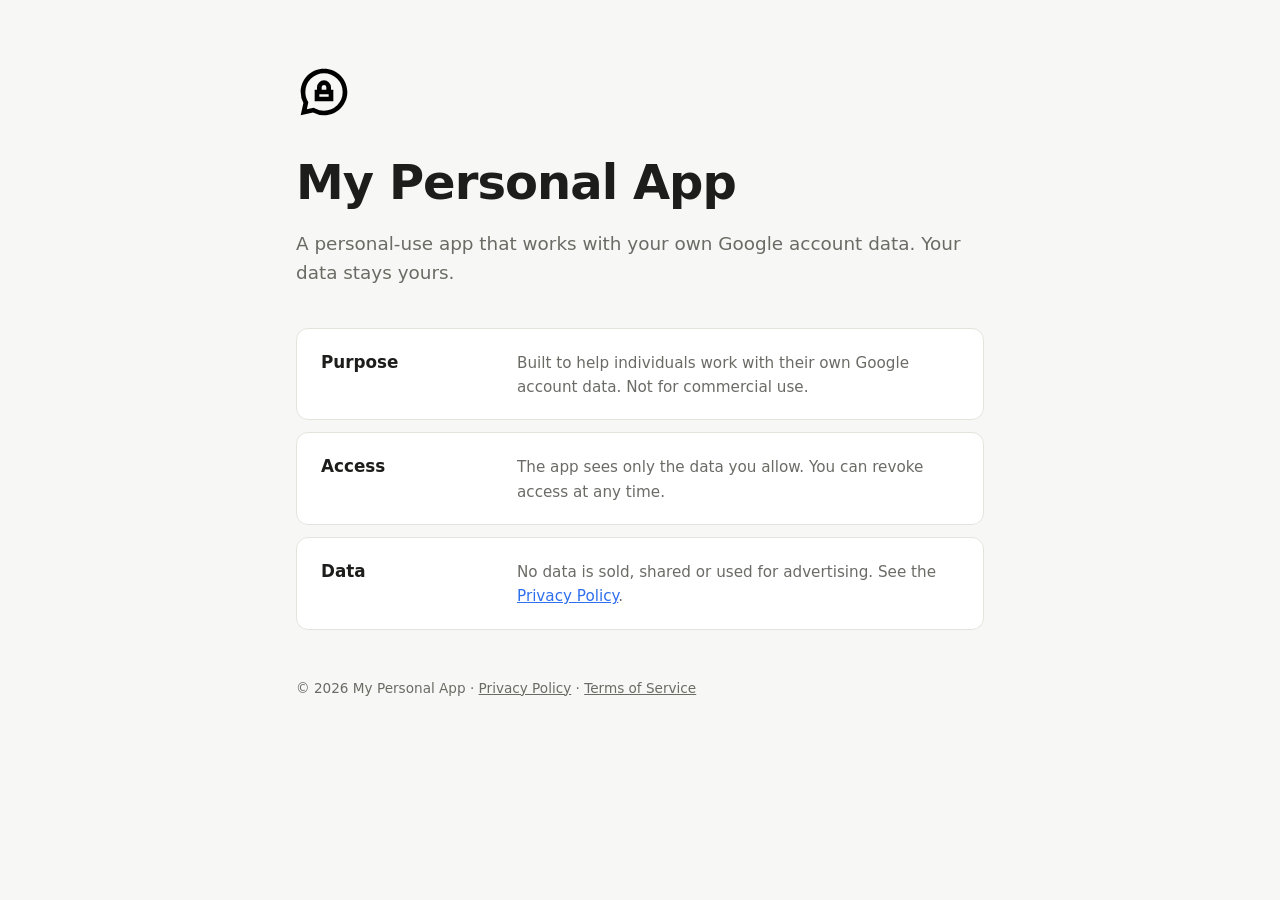
<file: index.html>
<!doctype html>
<html lang="en">
<head>
  <meta charset="utf-8" />
  <meta name="viewport" content="width=device-width, initial-scale=1" />
  <title>My Personal App</title>
  <meta name="google-site-verification" content="Kphd1wdZ_q6yvlLjTbRAa1FM1zi5cEsMA7THGmUdlFs" />
  <meta name="description" content="A personal-use app that works with your own Google account data" />
  <link rel="icon" href="favicon.svg" type="image/svg+xml" />
  <link rel="stylesheet" href="assets/css/style.css" />
</head>
<body>
  <main>
    <a class="brand" href="./"><img src="assets/images/logo.svg" alt="My Personal App" width="56" height="56" style="width:56px;height:56px" /></a>
    <h1>My Personal App</h1>
    <p class="lead">A personal-use app that works with your own Google account data. Your data stays yours.</p>
    <div class="grid">
      <div class="card"><h2>Purpose</h2><p>Built to help individuals work with their own Google account data. Not for commercial use.</p></div>
      <div class="card"><h2>Access</h2><p>The app sees only the data you allow. You can revoke access at any time.</p></div>
      <div class="card"><h2>Data</h2><p>No data is sold, shared or used for advertising. See the <a href="privacy.html">Privacy Policy</a>.</p></div>
    </div>
    <footer>© <span id="year"></span> My Personal App · <a href="privacy.html">Privacy Policy</a> · <a href="terms.html">Terms of Service</a></footer>
  </main>
  <script src="assets/js/main.js"></script>
</body>
</html>
</file>
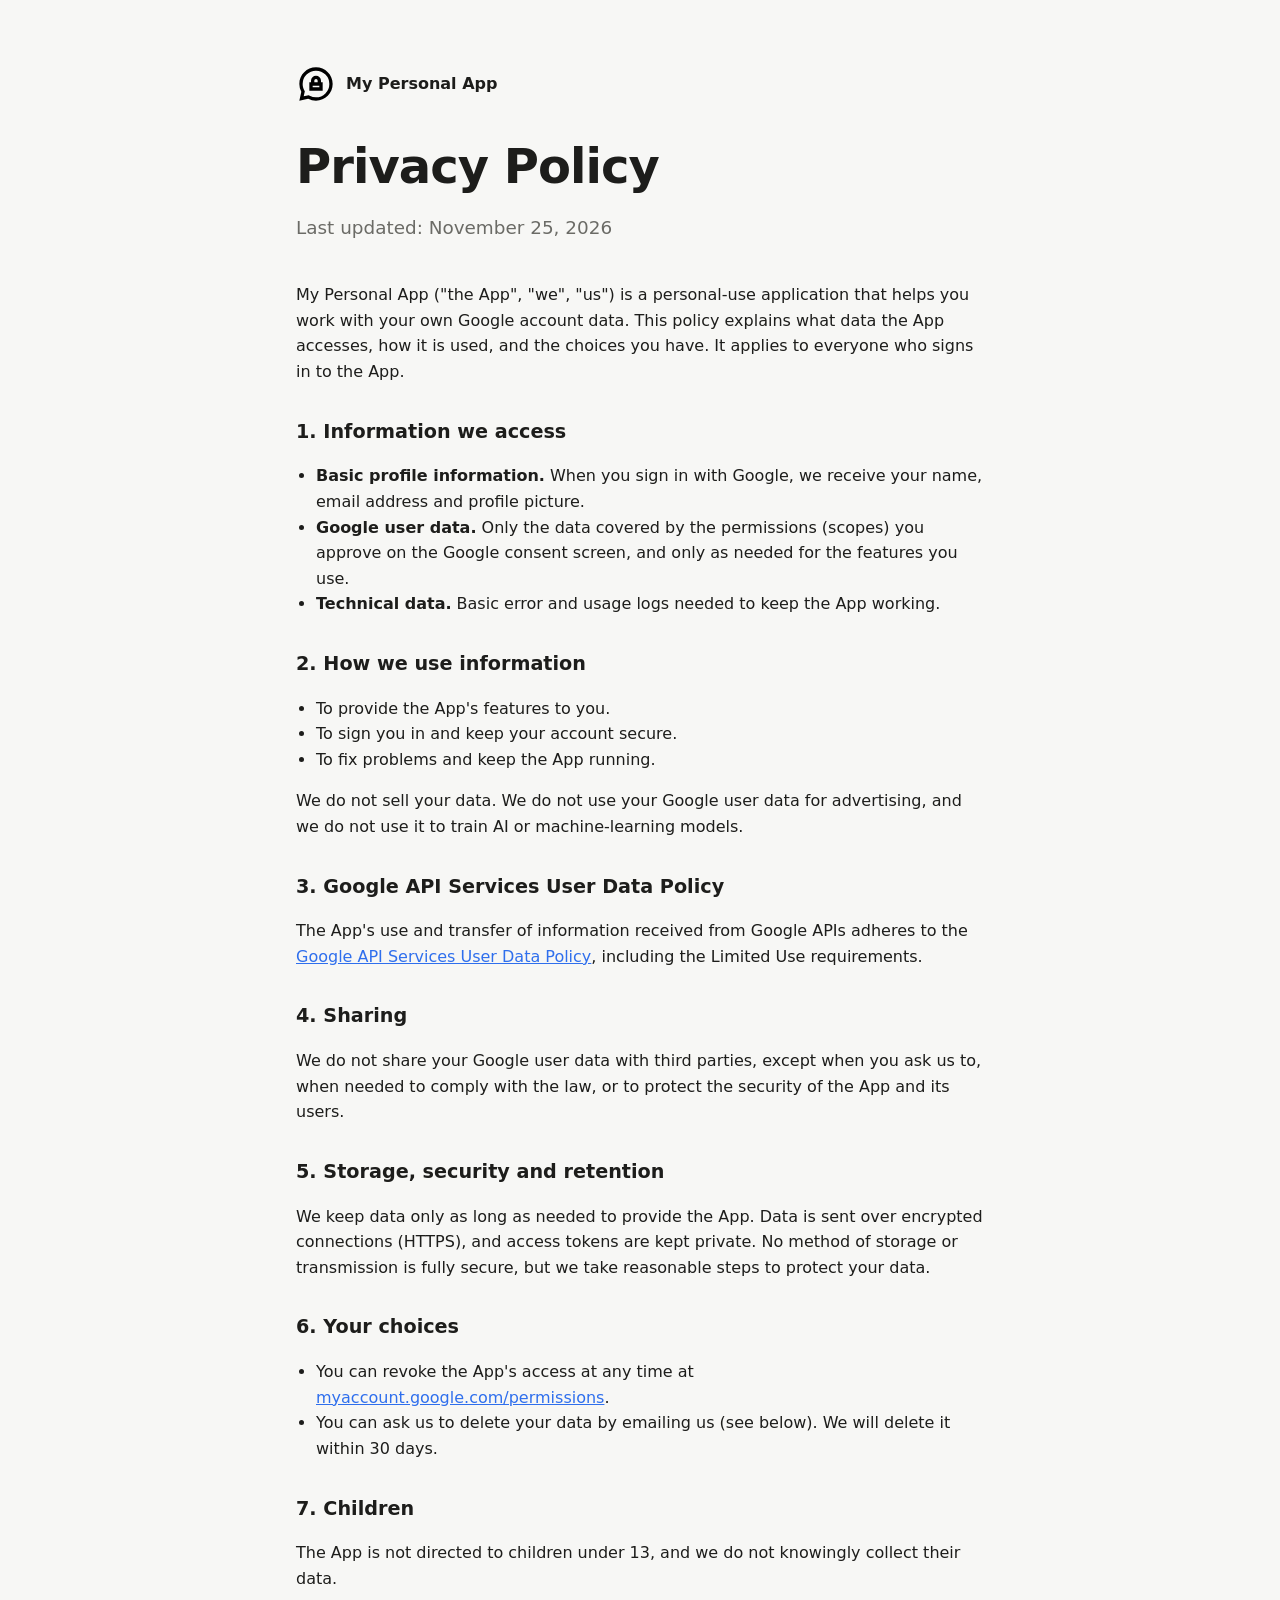
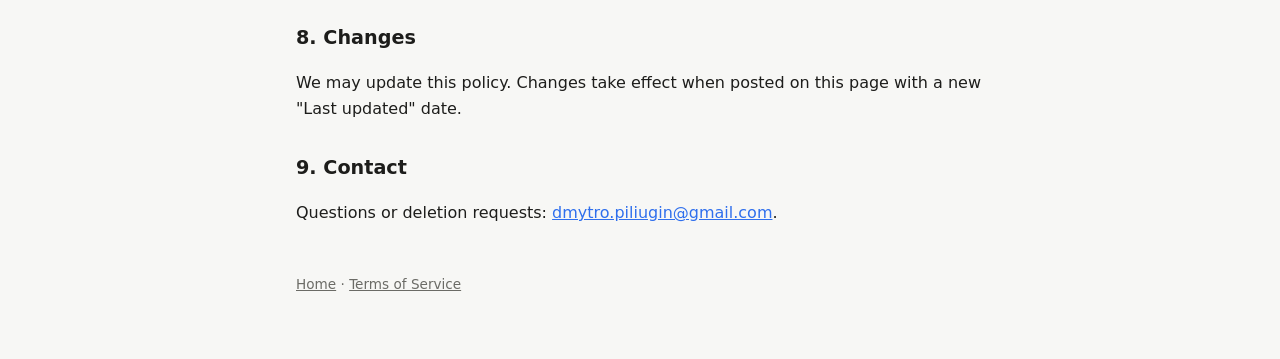
<file: privacy.html>
<!doctype html>
<html lang="en">
<head>
  <meta charset="utf-8" />
  <meta name="viewport" content="width=device-width, initial-scale=1" />
  <title>Privacy Policy — My Personal App</title>
  <link rel="icon" href="favicon.svg" type="image/svg+xml" />
  <link rel="stylesheet" href="assets/css/style.css" />
</head>
<body>
  <main class="doc">
    <a class="brand" href="./"><img src="assets/images/logo.svg" alt="" />My Personal App</a>
    <h1>Privacy Policy</h1>
    <p class="lead">Last updated: November 25, 2026</p>

    <p>My Personal App ("the App", "we", "us") is a personal-use application that helps you work with your own Google account data. This policy explains what data the App accesses, how it is used, and the choices you have. It applies to everyone who signs in to the App.</p>

    <h2>1. Information we access</h2>
    <ul>
      <li><strong>Basic profile information.</strong> When you sign in with Google, we receive your name, email address and profile picture.</li>
      <li><strong>Google user data.</strong> Only the data covered by the permissions (scopes) you approve on the Google consent screen, and only as needed for the features you use.</li>
      <li><strong>Technical data.</strong> Basic error and usage logs needed to keep the App working.</li>
    </ul>

    <h2>2. How we use information</h2>
    <ul>
      <li>To provide the App's features to you.</li>
      <li>To sign you in and keep your account secure.</li>
      <li>To fix problems and keep the App running.</li>
    </ul>
    <p>We do not sell your data. We do not use your Google user data for advertising, and we do not use it to train AI or machine-learning models.</p>

    <h2>3. Google API Services User Data Policy</h2>
    <p>The App's use and transfer of information received from Google APIs adheres to the <a href="https://developers.google.com/terms/api-services-user-data-policy">Google API Services User Data Policy</a>, including the Limited Use requirements.</p>

    <h2>4. Sharing</h2>
    <p>We do not share your Google user data with third parties, except when you ask us to, when needed to comply with the law, or to protect the security of the App and its users.</p>

    <h2>5. Storage, security and retention</h2>
    <p>We keep data only as long as needed to provide the App. Data is sent over encrypted connections (HTTPS), and access tokens are kept private. No method of storage or transmission is fully secure, but we take reasonable steps to protect your data.</p>

    <h2>6. Your choices</h2>
    <ul>
      <li>You can revoke the App's access at any time at <a href="https://myaccount.google.com/permissions">myaccount.google.com/permissions</a>.</li>
      <li>You can ask us to delete your data by emailing us (see below). We will delete it within 30 days.</li>
    </ul>

    <h2>7. Children</h2>
    <p>The App is not directed to children under 13, and we do not knowingly collect their data.</p>

    <h2>8. Changes</h2>
    <p>We may update this policy. Changes take effect when posted on this page with a new "Last updated" date.</p>

    <h2>9. Contact</h2>
    <p>Questions or deletion requests: <a href="mailto:dmytro.piliugin@gmail.com">dmytro.piliugin@gmail.com</a>.</p>

    <footer><a href="./">Home</a> · <a href="terms.html">Terms of Service</a></footer>
  </main>
</body>
</html>
</file>
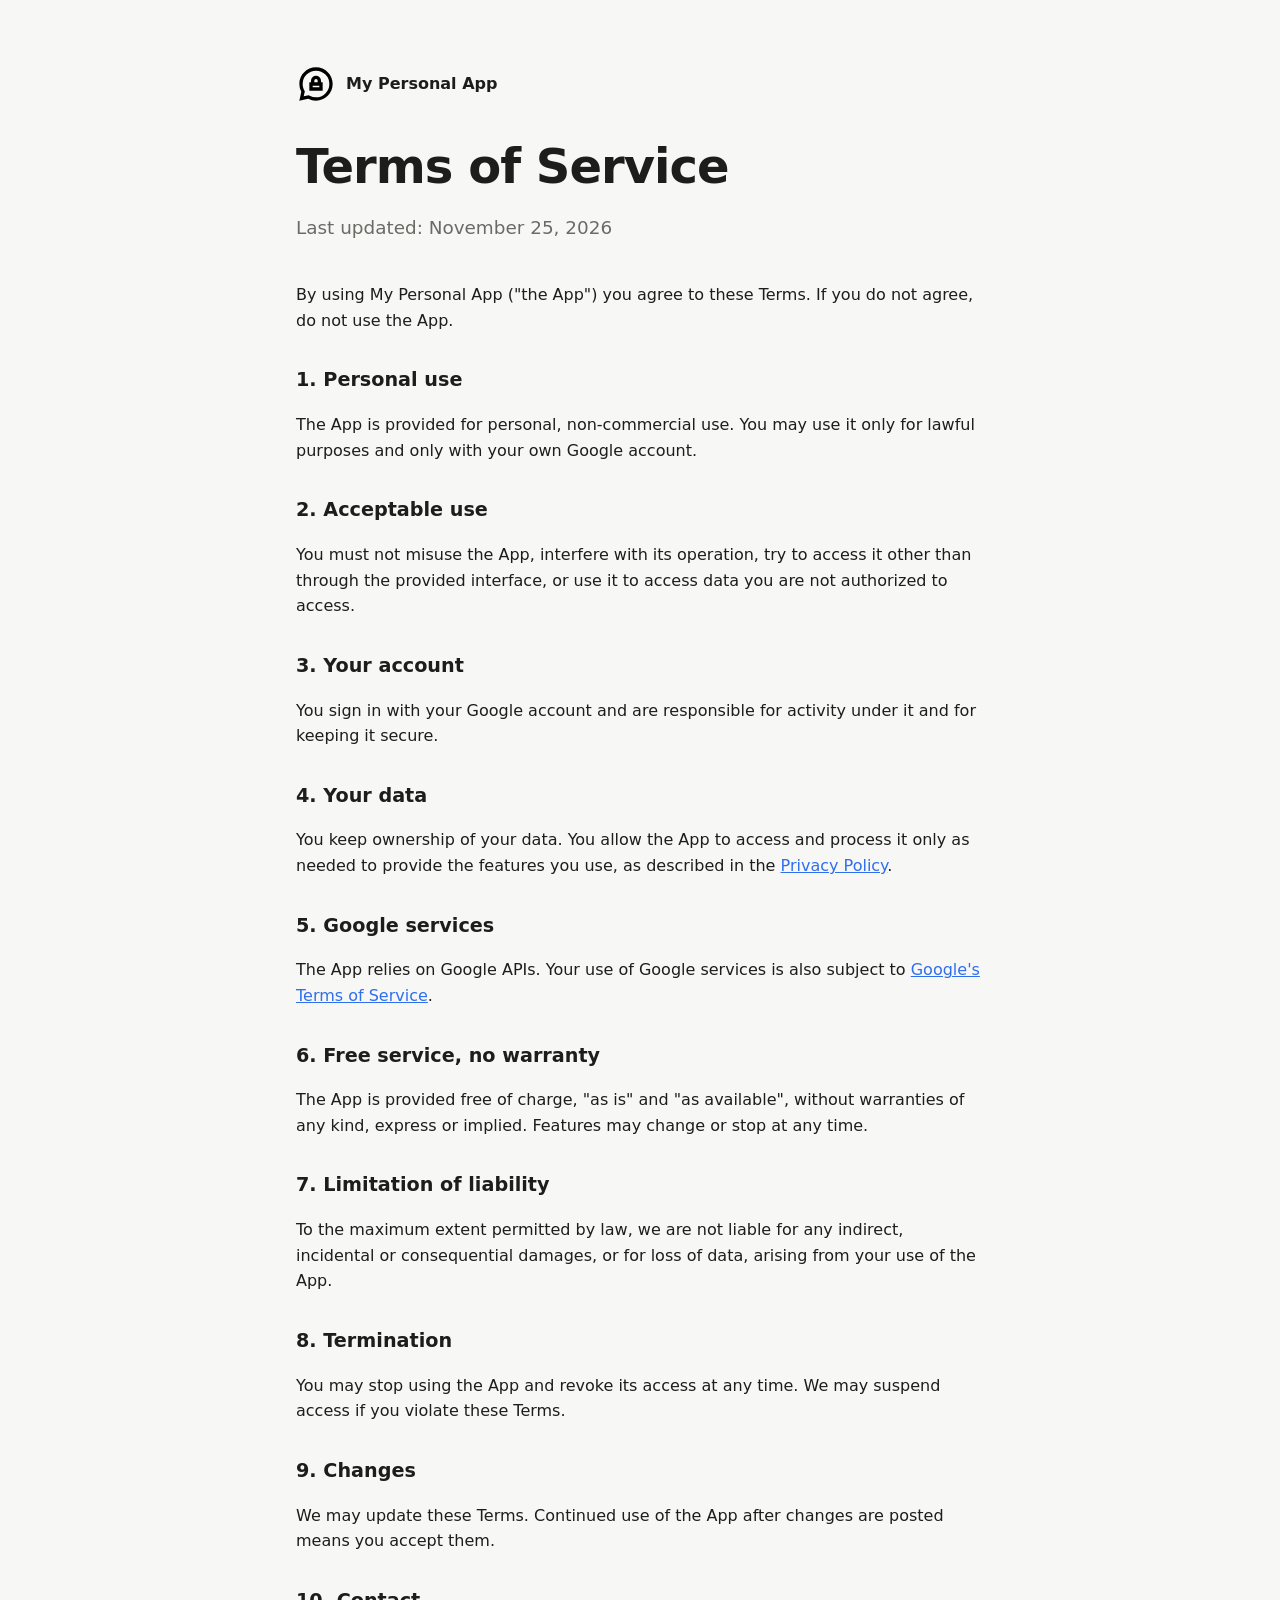
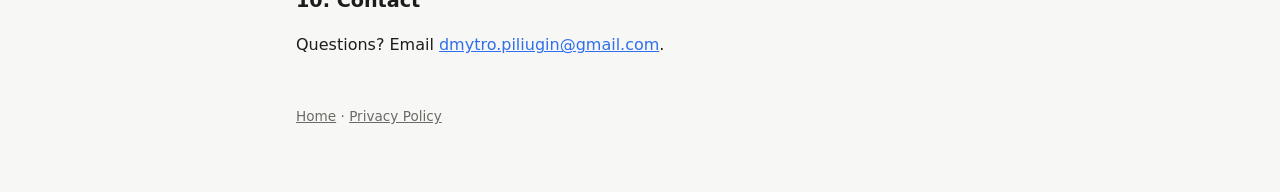
<file: terms.html>
<!doctype html>
<html lang="en">
<head>
  <meta charset="utf-8" />
  <meta name="viewport" content="width=device-width, initial-scale=1" />
  <title>Terms of Service — My Personal App</title>
  <link rel="icon" href="favicon.svg" type="image/svg+xml" />
  <link rel="stylesheet" href="assets/css/style.css" />
</head>
<body>
  <main class="doc">
    <a class="brand" href="./"><img src="assets/images/logo.svg" alt="" />My Personal App</a>
    <h1>Terms of Service</h1>
    <p class="lead">Last updated: November 25, 2026</p>

    <p>By using My Personal App ("the App") you agree to these Terms. If you do not agree, do not use the App.</p>

    <h2>1. Personal use</h2>
    <p>The App is provided for personal, non-commercial use. You may use it only for lawful purposes and only with your own Google account.</p>

    <h2>2. Acceptable use</h2>
    <p>You must not misuse the App, interfere with its operation, try to access it other than through the provided interface, or use it to access data you are not authorized to access.</p>

    <h2>3. Your account</h2>
    <p>You sign in with your Google account and are responsible for activity under it and for keeping it secure.</p>

    <h2>4. Your data</h2>
    <p>You keep ownership of your data. You allow the App to access and process it only as needed to provide the features you use, as described in the <a href="privacy.html">Privacy Policy</a>.</p>

    <h2>5. Google services</h2>
    <p>The App relies on Google APIs. Your use of Google services is also subject to <a href="https://policies.google.com/terms">Google's Terms of Service</a>.</p>

    <h2>6. Free service, no warranty</h2>
    <p>The App is provided free of charge, "as is" and "as available", without warranties of any kind, express or implied. Features may change or stop at any time.</p>

    <h2>7. Limitation of liability</h2>
    <p>To the maximum extent permitted by law, we are not liable for any indirect, incidental or consequential damages, or for loss of data, arising from your use of the App.</p>

    <h2>8. Termination</h2>
    <p>You may stop using the App and revoke its access at any time. We may suspend access if you violate these Terms.</p>

    <h2>9. Changes</h2>
    <p>We may update these Terms. Continued use of the App after changes are posted means you accept them.</p>

    <h2>10. Contact</h2>
    <p>Questions? Email <a href="mailto:dmytro.piliugin@gmail.com">dmytro.piliugin@gmail.com</a>.</p>

    <footer><a href="./">Home</a> · <a href="privacy.html">Privacy Policy</a></footer>
  </main>
</body>
</html>
</file>
<file: assets/css/style.css>
:root { --bg: #f7f7f5; --fg: #1d1d1b; --muted: #6b6b66; --accent: #2f6fed; --card: #fff; --border: #e4e4df; }
@media (prefers-color-scheme: dark) {
  :root { --bg: #141413; --fg: #f0f0ec; --muted: #a0a09a; --accent: #7aa2ff; --card: #1e1e1c; --border: #2e2e2b; }
}
* { box-sizing: border-box; }
body { margin: 0; background: var(--bg); color: var(--fg);
       font: 16px/1.6 system-ui, -apple-system, "Segoe UI", Roboto, sans-serif; }
main { max-width: 720px; margin: 0 auto; padding: 64px 16px; }
h1 { font-size: clamp(2rem, 6vw, 3rem); margin: 0 0 8px; letter-spacing: -0.02em; }
.lead { color: var(--muted); font-size: 1.15rem; margin: 0 0 40px; }
.grid { display: flex; flex-direction: column; gap: 12px; }
.card { display: grid; grid-template-columns: 180px 1fr; gap: 16px; align-items: baseline; background: var(--card); border: 1px solid var(--border); border-radius: 12px; padding: 20px 24px; }
.card h2 { font-size: 1.05rem; margin: 0; }
.card p { margin: 0; color: var(--muted); font-size: 0.95rem; }
a { color: var(--accent); }
footer { margin-top: 48px; color: var(--muted); font-size: 0.85rem; }
.doc h2 { font-size: 1.2rem; margin: 32px 0 8px; }
.doc ul { padding-left: 20px; }
footer a { color: var(--muted); }
.brand { display: inline-flex; align-items: center; gap: 10px; margin-bottom: 24px; color: var(--fg); text-decoration: none; font-weight: 600; }
.brand img { width: 40px; height: 40px; }
@media (prefers-color-scheme: dark) { .brand img { filter: invert(1); } }
@media (max-width: 560px) { .card { grid-template-columns: 1fr; gap: 4px; } }
</file>
